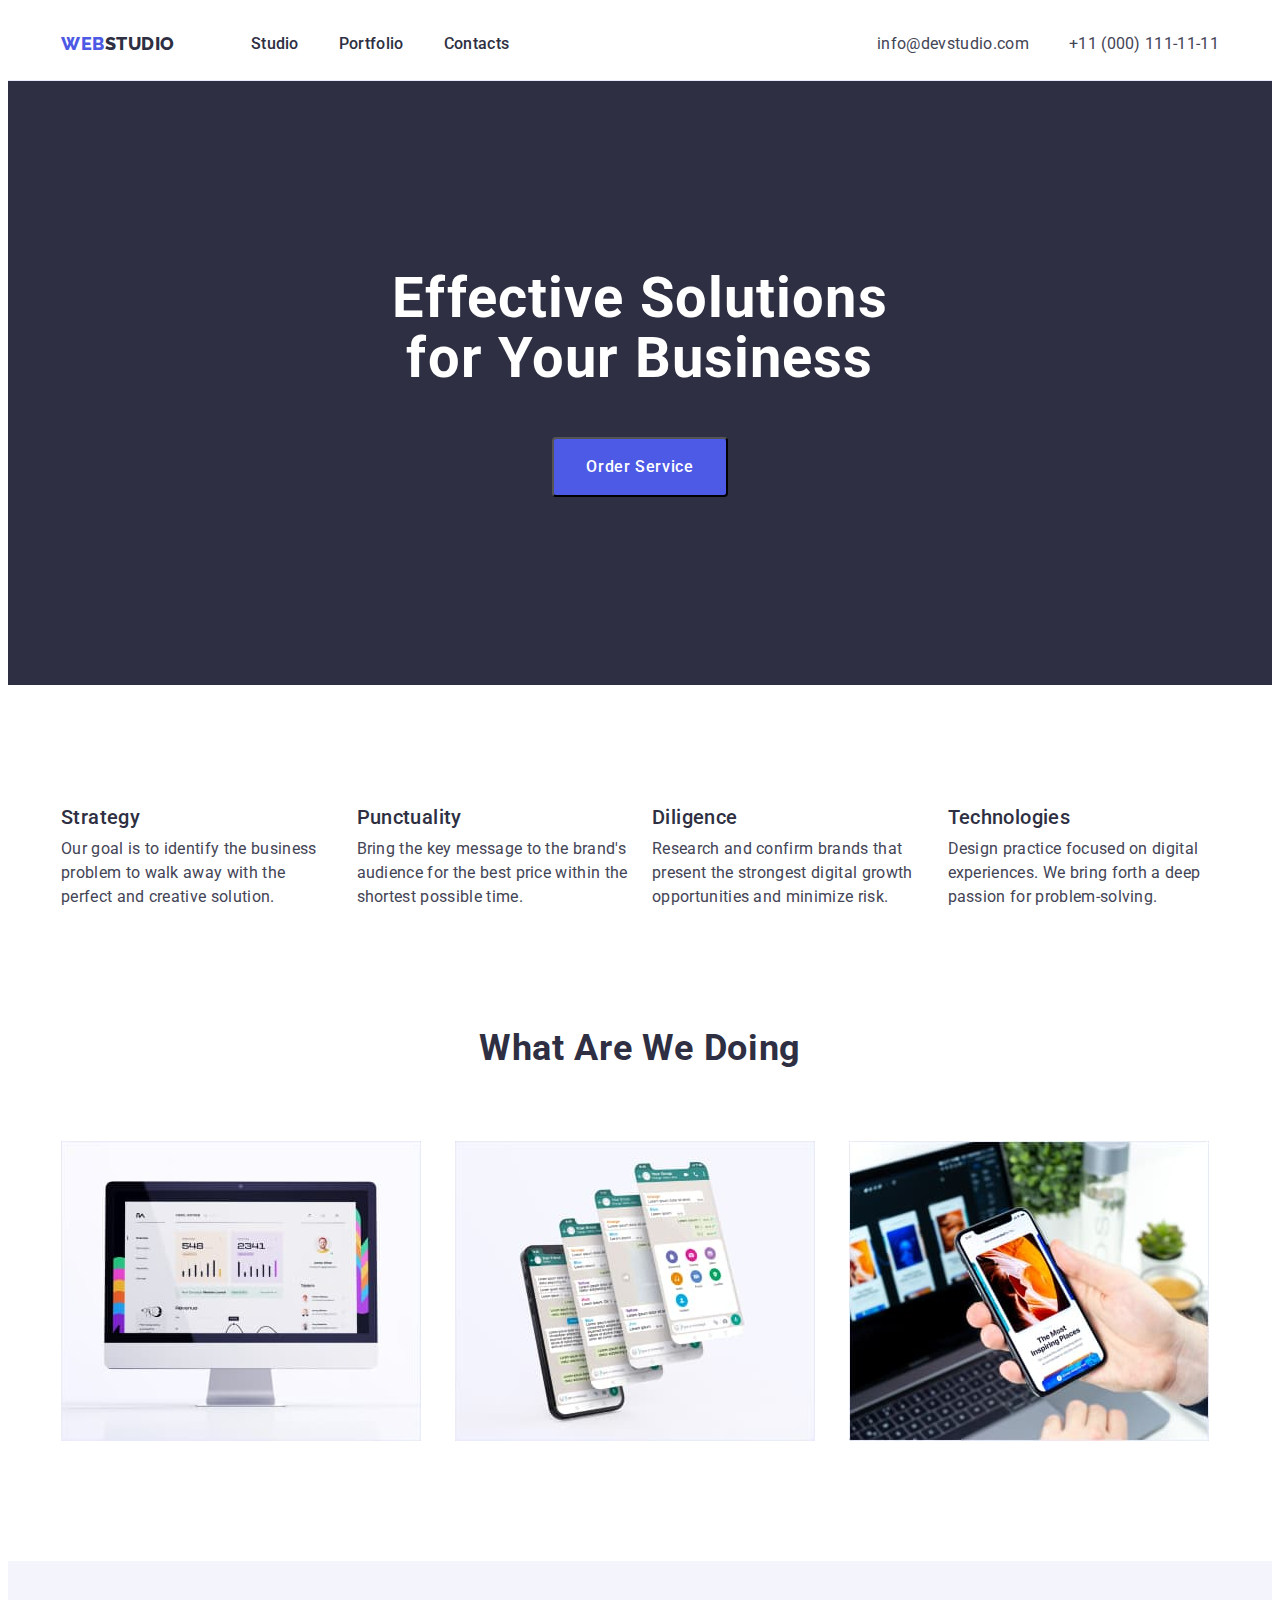
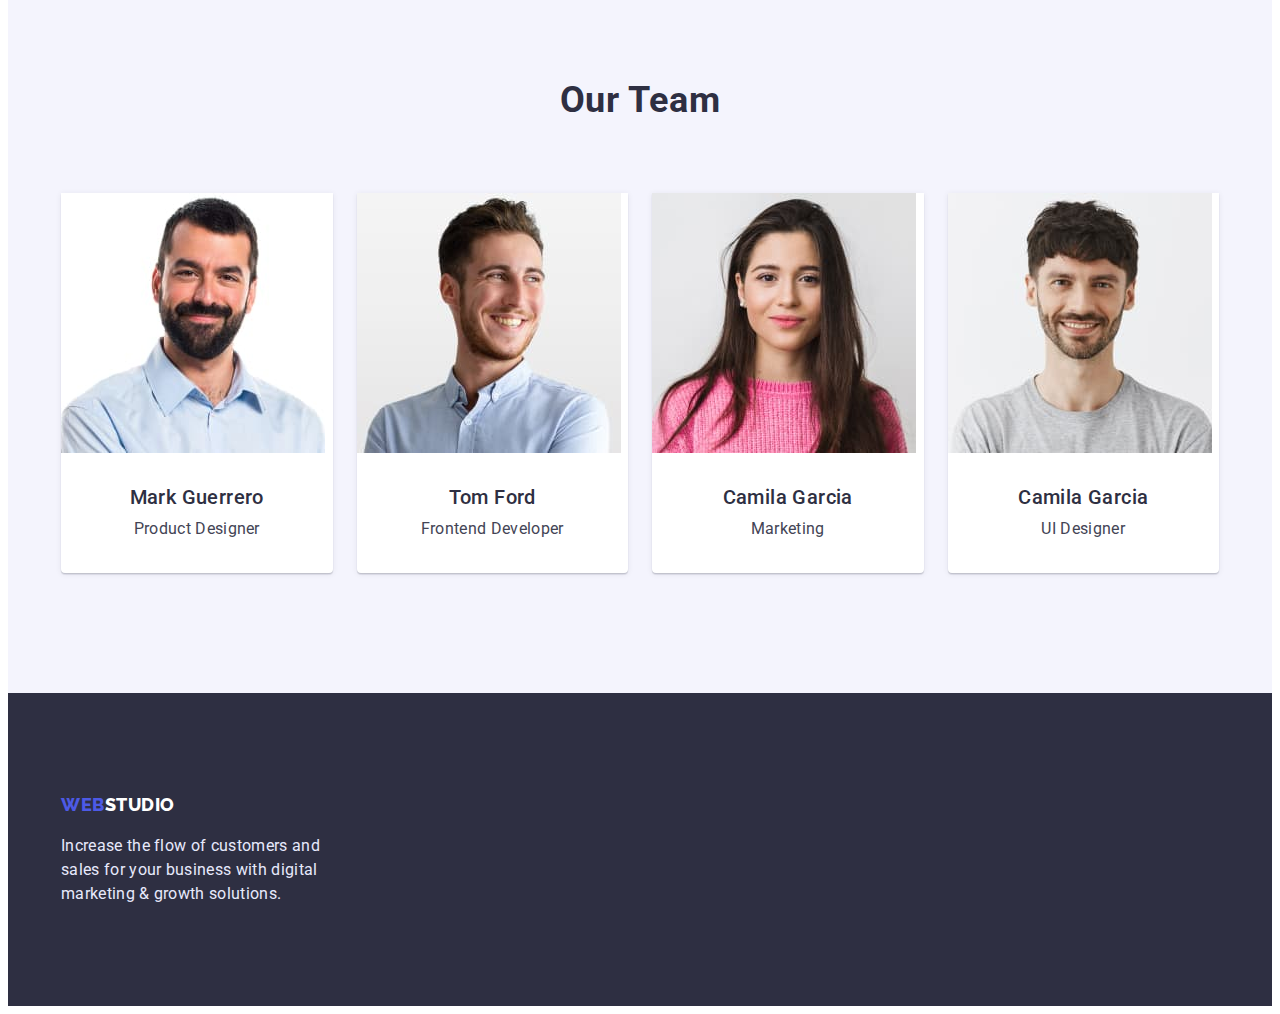
<file: index.html>
<!DOCTYPE html>
<html lang="en">
  <head>
    <meta charset="UTF-8" />
    <meta http-equiv="X-UA-Compatible" content="IE=edge" />
    <meta name="viewport" content="width=device-width, initial-scale=1.0" />
    <title>Studio</title>
    <!-- =============FONTS=============== -->
    <link rel="preconnect" href="https://fonts.googleapis.com" />
    <link rel="preconnect" href="https://fonts.gstatic.com" crossorigin />
    <link
      href="https://fonts.googleapis.com/css2?family=Raleway:wght@800&family=Roboto:wght@400;500;700;900&display=swap"
      rel="stylesheet"
    />
    <!-- =============STYLES=============== -->
    <link
      rel="stylesheet"
      href="https://cdnjs.cloudflare.com/ajax/libs/modern-normalize/1.1.0/modern-normalize.min.css"
      integrity="sha512-wpPYUAdjBVSE4KJnH1VR1HeZfpl1ub8YT/NKx4PuQ5NmX2tKuGu6U/JRp5y+Y8XG2tV+wKQpNHVUX03MfMFn9Q=="
      crossorigin="anonymous"
      referrerpolicy="no-referrer"
    />
    <link rel="stylesheet" href="./css/style.css" />
  </head>
  <body>
    <!-- =============HEADER=============== -->
    <header class="header">
      <div class="container">
        <div class="header-container">
          <nav class="header-nav">
            <a class="link logo" href="./index.html"
              ><span class="logo-primary-clr">Web</span>Studio</a
            >
            <ul class="header-list list">
              <li class="header-item">
                <a class="link header-link" href="./index.html">Studio</a>
              </li>
              <li class="header-item">
                <a class="link header-link" href="./portfolio.html"
                  >Portfolio</a
                >
              </li>
              <li class="header-item">
                <a class="link header-link" href="">Contacts</a>
              </li>
            </ul>
          </nav>
          <address>
            <ul class="header-address-list list">
              <li>
                <a class="link adress-link" href="mailto:info@devstudio.com"
                  >info@devstudio.com</a
                >
              </li>
              <li>
                <a class="link adress-link" href="tel:+110001111111"
                  >+11 (000) 111-11-11</a
                >
              </li>
            </ul>
          </address>
        </div>
      </div>
    </header>
    <main>
      <!-- =============HERO=============== -->
      <section class="hero">
        <div class="container">
          <h1 class="hero-title">Effective Solutions for Your Business</h1>
          <button class="hero-button" type="button">Order Service</button>
        </div>
      </section>
      <!-- =============ADVANTAGES SECTION=============== -->
      <section class="section">
        <div class="container">
          <h2 class="hidden">Our advantages</h2>
          <ul class="advantages-menu list">
            <li class="advantages-item">
              <h3 class="secondary-title">Strategy</h3>
              <p>
                Our goal is to identify the business problem to walk away with
                the perfect and creative solution.
              </p>
            </li>
            <li class="advantages-item">
              <h3 class="secondary-title">Punctuality</h3>
              <p>
                Bring the key message to the brand's audience for the best price
                within the shortest possible time.
              </p>
            </li>
            <li class="advantages-item">
              <h3 class="secondary-title">Diligence</h3>
              <p>
                Research and confirm brands that present the strongest digital
                growth opportunities and minimize risk.
              </p>
            </li>
            <li class="advantages-item">
              <h3 class="secondary-title">Technologies</h3>
              <p>
                Design practice focused on digital experiences. We bring forth a
                deep passion for problem-solving.
              </p>
            </li>
          </ul>
        </div>
      </section>
      <!-- =============PRODUCT SECTION=============== -->
      <section class="section product-section">
        <div class="container">
          <h2 class="primary-title">What are we doing</h2>
          <ul class="product-menu list">
            <li class="product-item">
              <img
                src="./images/monitor.jpg"
                alt="monitor"
                width="360"
                height="300"
              />
            </li>
            <li class="product-item">
              <img
                src="./images/application.jpg"
                alt="application in phone"
                width="360"
                height="300"
              />
            </li>
            <li class="product-item">
              <img
                src="./images/smartphone-in-hand.jpg"
                alt="smartphone in hand"
                width="360"
                height="300"
              />
            </li>
          </ul>
        </div>
      </section>
      <!-- =============TEAM SECTION=============== -->
      <section class="section background">
        <div class="container">
          <h2 class="primary-title">Our Team</h2>
          <ul class="team-menu list">
            <li class="team-item">
              <img
                src="./images/mark-guerrero.jpg"
                alt="Mark Guerrero"
                width="264"
                height="260"
              />
              <div class="team-container">
                <h3 class="secondary-title">Mark Guerrero</h3>
                <p>Product Designer</p>
              </div>
            </li>
            <li class="team-item">
              <img
                src="./images/tom-ford.jpg"
                alt="Tom Ford"
                width="264"
                height="260"
              />
              <div class="team-container">
                <h3 class="secondary-title">Tom Ford</h3>
                <p>Frontend Developer</p>
              </div>
            </li>
            <li class="team-item">
              <img
                src="./images/camila-garcia.jpg"
                alt="Camila Garcia"
                width="264"
                height="260"
              />
              <div class="team-container">
                <h3 class="secondary-title">Camila Garcia</h3>
                <p>Marketing</p>
              </div>
            </li>
            <li class="team-item">
              <img
                src="./images/daniel-wilson.jpg"
                alt="Daniel Wilson"
                width="264"
                height="260"
              />
              <div class="team-container">
                <h3 class="secondary-title">Camila Garcia</h3>
                <p>UI Designer</p>
              </div>
            </li>
          </ul>
        </div>
      </section>
    </main>
    <!-- =============FOOTER=============== -->
    <footer class="footer">
      <div class="container">
        <a class="link logo" href="./index.html"
          ><span class="logo-primary-clr">Web</span
          ><span class="logo-secondary-clr">Studio</span></a
        >
        <p class="footer-text">
          Increase the flow of customers and sales for your business with
          digital marketing & growth solutions.
        </p>
      </div>
    </footer>
  </body>
</html>
</file>
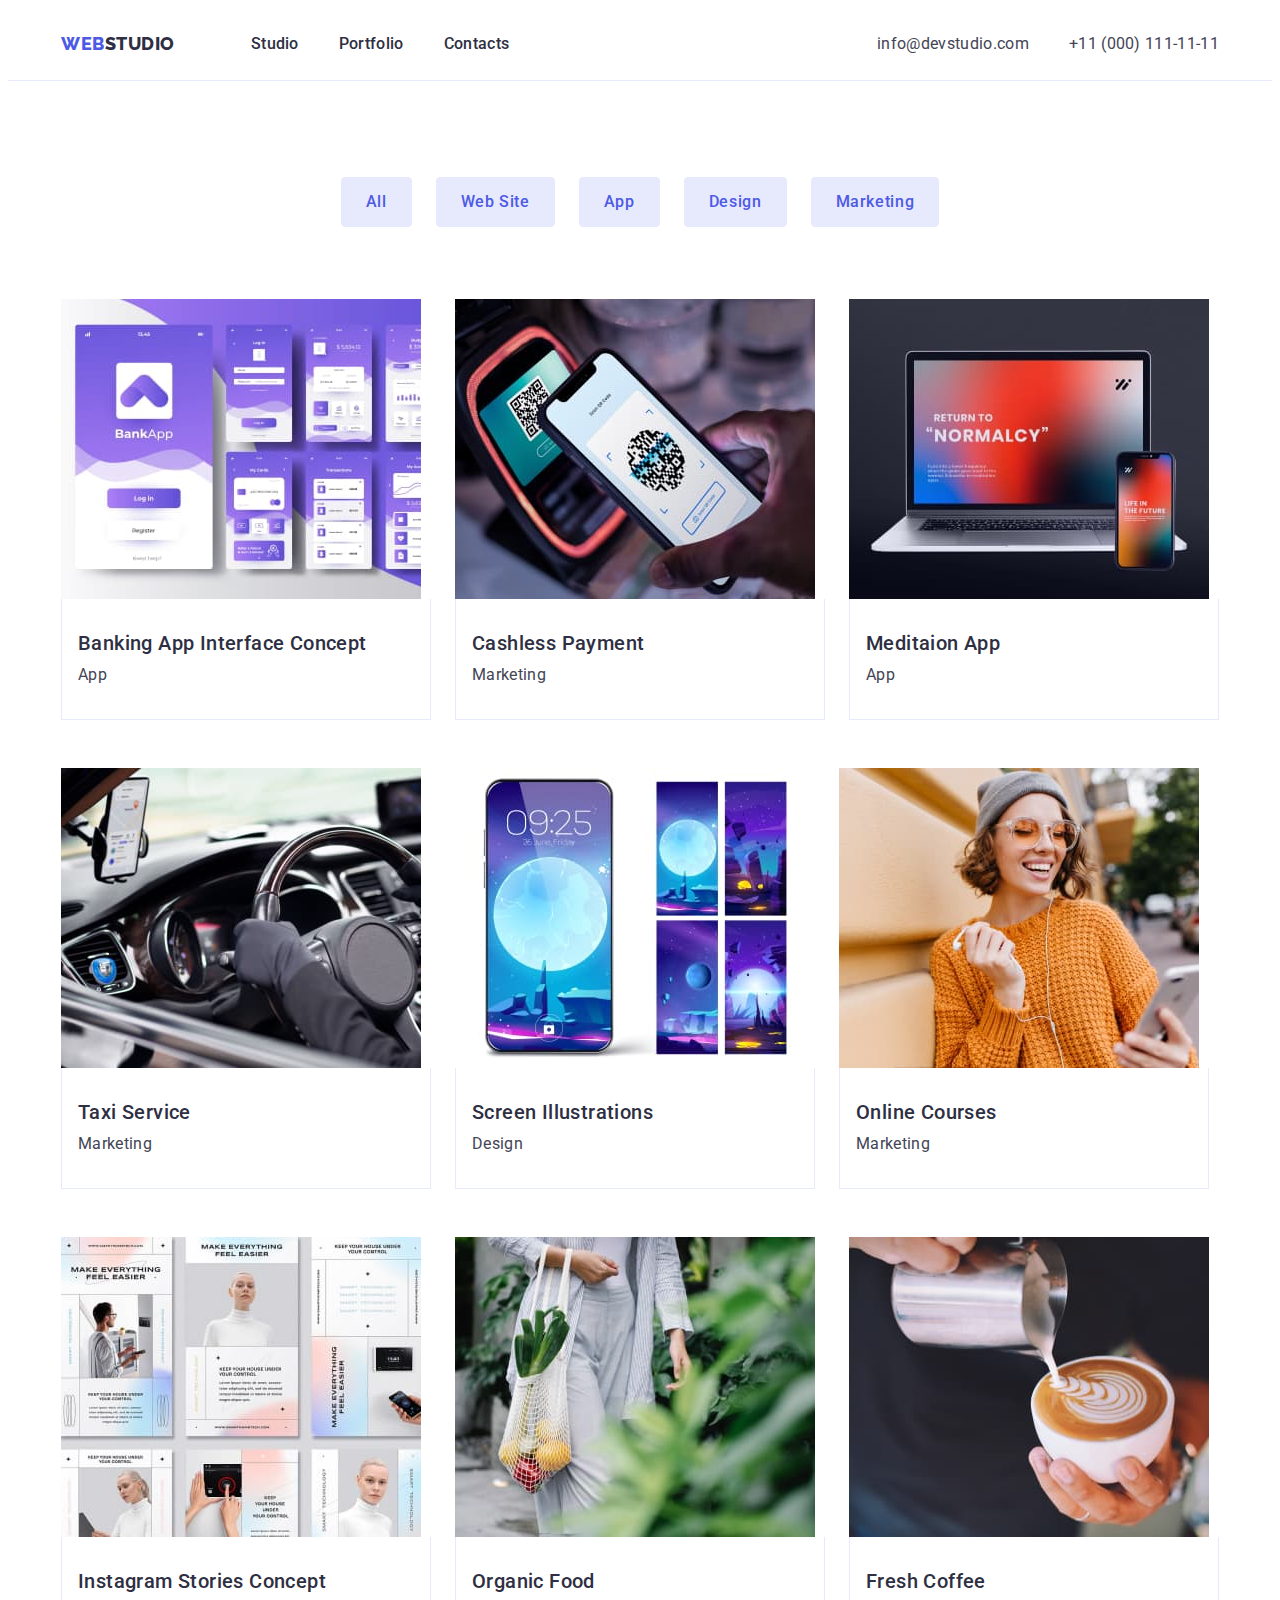
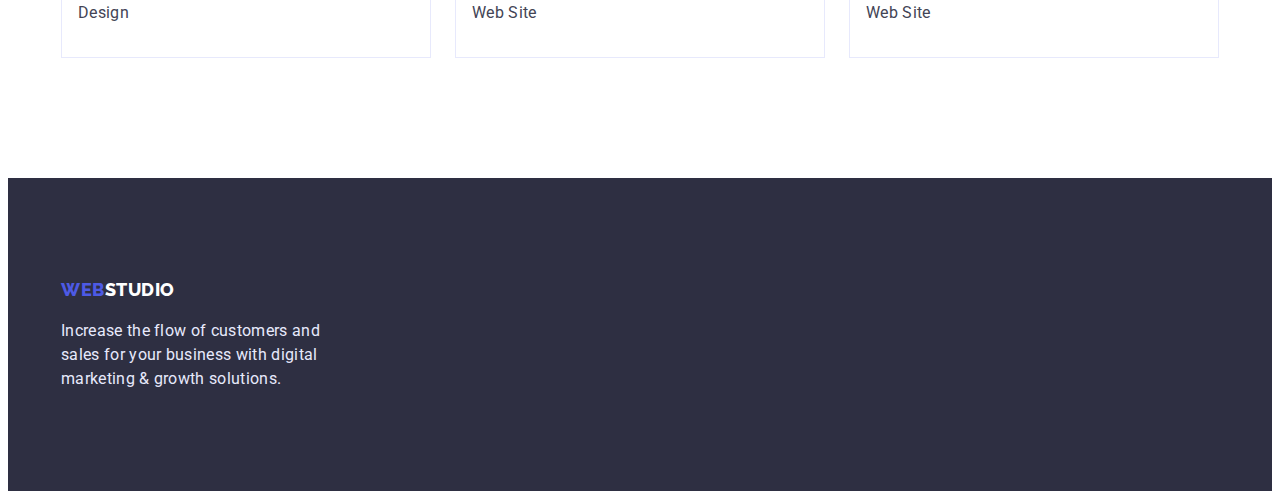
<file: portfolio.html>
<!DOCTYPE html>
<html lang="en">
  <head>
    <meta charset="UTF-8" />
    <meta http-equiv="X-UA-Compatible" content="IE=edge" />
    <meta name="viewport" content="width=device-width, initial-scale=1.0" />
    <title>Portfolio</title>
    <link rel="preconnect" href="https://fonts.googleapis.com" />
    <link rel="preconnect" href="https://fonts.gstatic.com" crossorigin />
    <link
      href="https://fonts.googleapis.com/css2?family=Raleway:wght@800&family=Roboto:wght@400;500;700;900&display=swap"
      rel="stylesheet"
    />
    <!-- =============STYLES=============== -->
    <link
      rel="stylesheet"
      href="https://cdnjs.cloudflare.com/ajax/libs/modern-normalize/1.1.0/modern-normalize.min.css"
      integrity="sha512-wpPYUAdjBVSE4KJnH1VR1HeZfpl1ub8YT/NKx4PuQ5NmX2tKuGu6U/JRp5y+Y8XG2tV+wKQpNHVUX03MfMFn9Q=="
      crossorigin="anonymous"
      referrerpolicy="no-referrer"
    />
    <link rel="stylesheet" href="./css/style.css" />
  </head>
  <body>
    <!-- =============HEADER=============== -->
    <header class="header">
      <div class="container">
        <div class="header-container">
          <nav class="header-nav">
            <a class="link logo" href="./index.html"
              ><span class="logo-primary-clr">Web</span>Studio</a
            >
            <ul class="header-list list">
              <li class="header-item">
                <a class="link header-link" href="./index.html">Studio</a>
              </li>
              <li class="header-item">
                <a class="link header-link" href="./portfolio.html"
                  >Portfolio</a
                >
              </li>
              <li class="header-item">
                <a class="link header-link" href="">Contacts</a>
              </li>
            </ul>
          </nav>
          <address>
            <ul class="header-address-list list">
              <li>
                <a class="link adress-link" href="mailto:info@devstudio.com"
                  >info@devstudio.com</a
                >
              </li>
              <li>
                <a class="link adress-link" href="tel:+110001111111"
                  >+11 (000) 111-11-11</a
                >
              </li>
            </ul>
          </address>
        </div>
      </div>
    </header>
    <main>
      <!-- ============= SECTION=============== -->
      <section class="section portfolio-section">
        <div class="container">
          <h1 class="hidden">Portfolio-list</h1>
          <ul class="filter-list list">
            <li class="filter-item">
              <button class="secondary-button" type="button">All</button>
            </li>
            <li>
              <button class="secondary-button" type="button">Web Site</button>
            </li>
            <li class="filter-item">
              <button class="secondary-button" type="button">App</button>
            </li>
            <li class="filter-item">
              <button class="secondary-button" type="button">Design</button>
            </li>
            <li class="filter-item">
              <button class="secondary-button" type="button">Marketing</button>
            </li>
          </ul>
          <ul class="cards-list list">
            <li class="cards-item">
              <img
                src="./images/portfolio-images/bank-app.jpg"
                alt="banking app interface"
                width="360"
                height="300"
              />
              <div class="cards-container">
                <h2 class="secondary-title">Banking App Interface Concept</h2>
                <p>App</p>
              </div>
            </li>
            <li class="cards-item">
              <img
                src="./images/portfolio-images/payment.jpg"
                alt="payment process"
                width="360"
                height="300"
              />
              <div class="cards-container">
                <h2 class="secondary-title">Cashless Payment</h2>
                <p>Marketing</p>
              </div>
            </li>
            <li class="cards-item">
              <img
                src="./images/portfolio-images/meditation-app.jpg"
                alt="meditation app in laptop"
                width="360"
                height="300"
              />
              <div class="cards-container">
                <h2 class="secondary-title">Meditaion App</h2>
                <p>App</p>
              </div>
            </li>
            <li class="cards-item">
              <img
                src="./images/portfolio-images/taxi.jpg"
                alt="taxi car"
                width="360"
                height="300"
              />
              <div class="cards-container">
                <h2 class="secondary-title">Taxi Service</h2>
                <p>Marketing</p>
              </div>
            </li>
            <li>
              <img
                src="./images/portfolio-images/screen-illustration.jpg"
                alt="screen illustrations"
                width="360"
                height="300"
              />
              <div class="cards-container">
                <h2 class="secondary-title">Screen Illustrations</h2>
                <p>Design</p>
              </div>
            </li>
            <li class="cards-item">
              <img
                src="./images/portfolio-images/woman-and-smartphone.jpg"
                alt="woman with smartphone"
                width="360"
                height="300"
              />
              <div class="cards-container">
                <h2 class="secondary-title">Online Courses</h2>
                <p>Marketing</p>
              </div>
            </li>
            <li class="cards-item">
              <img
                src="./images/portfolio-images/instagram-stories.jpg"
                alt="instagram stories"
                width="360"
                height="300"
              />
              <div class="cards-container">
                <h2 class="secondary-title">Instagram Stories Concept</h2>
                <p>Design</p>
              </div>
            </li>
            <li class="cards-item">
              <img
                src="./images/portfolio-images/organic-food.jpg"
                alt="organic food in bag"
                width="360"
                height="300"
              />
              <div class="cards-container">
                <h2 class="secondary-title">Organic Food</h2>
                <p>Web Site</p>
              </div>
            </li>
            <li class="cards-item">
              <img
                src="./images/portfolio-images/coffee.jpg"
                alt="cup with coffee"
                width="360"
                height="300"
              />
              <div class="cards-container">
                <h2 class="secondary-title">Fresh Coffee</h2>
                <p>Web Site</p>
              </div>
            </li>
          </ul>
        </div>
      </section>
    </main>
    <!-- =============FOOTER=============== -->
    <footer class="footer">
      <div class="container">
        <a class="link logo" href="./index.html"
          ><span class="logo-primary-clr">Web</span
          ><span class="logo-secondary-clr">Studio</span></a
        >
        <p class="footer-text">
          Increase the flow of customers and sales for your business with
          digital marketing & growth solutions.
        </p>
      </div>
    </footer>
  </body>
</html>
</file>
<file: css/style.css>
/* variables, drops, inherites */
:root {
  --primary-font: 'Roboto', sans-serif;
  --secondary-font: 'Raleway', sans-serif;
  --primary-brand-color: #4d5ae5;
  --pressed-state-color: #404bbf;
  --dark-heads-color: #2e2f42;
  --body-text-color: #434455;
  --accent-color: #e7e9fc;
  --light-color: #f4f4fd;
  --primary-bck-color: #ffffff;
}

body {
  color: var(--body-text-color);
  background-color: var(--primary-bck-color);
  font-family: var(--primary-font);
  font-size: 16px;
  line-height: 1.5;
  letter-spacing: 0.02em;
}

h1,
h2,
h3,
h4,
h5,
h6,
p {
  margin-top: 0;
  margin-bottom: 0;
}

ul,
ol {
  margin-top: 0;
  margin-bottom: 0;
  padding-left: 0;
}

img {
  display: block;
  max-width: 100%;
  height: auto;
}

.hidden {
  position: absolute;
  white-space: nowrap;
  width: 1px;
  height: 1px;
  overflow: hidden;
  border: 0;
  padding: 0;
  clip: rect(0 0 0 0);
  clip-path: inset(100%);
  margin: -1px;
}

.link {
  text-decoration: none;
}

.list {
  list-style: none;
}

/* Components */

.container {
  max-width: 1158px;
  margin: 0 auto;
  padding: 0 15px;
}

.logo {
  color: var(--dark-heads-color);
  font-family: var(--secondary-font);
  font-weight: 800;
  font-size: 18px;
  line-height: 1.33;
  letter-spacing: 0.03em;
  text-transform: uppercase;
}
.logo-primary-clr {
  color: var(--primary-brand-color);
}

.logo-secondary-clr {
  color: var(--primary-bck-color);
}

.primary-title {
  margin-bottom: 72px;
  color: var(--dark-heads-color);
  font-family: var(--primary-font);
  font-size: 36px;
  line-height: 1.11;
  text-align: center;
  letter-spacing: 0.02em;
  text-transform: capitalize;
}

.secondary-title {
  margin-bottom: 8px;
  color: var(--dark-heads-color);
  font-family: var(--primary-font);
  font-weight: 500;
  font-size: 20px;
  line-height: 1.2;
  letter-spacing: 0.02em;
}

.background {
  background-color: var(--light-color);
}

.secondary-button {
  padding: 12px 24px;
  border: 1px solid var(--accent-color);
  border-radius: 4px;
  color: var(--primary-brand-color);
  background-color: var(--accent-color);
  font-family: var(--primary-font);
  font-weight: 500;
  font-size: 16px;
  line-height: 1.5;
  letter-spacing: 0.04em;
  cursor: pointer;
}

.secondary-button:hover,
.secondary-button:focus {
  background-color: var(--pressed-state-color);
  color: var(--primary-bck-color);
}

.section {
  padding-top: 120px;
  padding-bottom: 120px;
}

/* Header */

.header {
  border-bottom: 1px solid var(--accent-color);
}

.header-container {
  display: flex;
  align-items: center;
}

.header-nav {
  display: flex;
  align-items: center;
  flex-grow: 1;
  gap: 76px;
}

.header-list {
  display: flex;
  gap: 40px;
}

.header-address-list {
  display: flex;
  gap: 40px;
}

.header-link {
  display: block;
  padding: 24px 0;
  color: var(--dark-heads-color);
  font-weight: 500;
  padding: 24px 0;
}

.header-link:hover,
.header-link:focus {
  color: var(--pressed-state-color);
}

.adress-link {
  color: var(--body-text-color);
  font-style: normal;
}

.adress-link:hover,
.adress-link:focus {
  color: var(--pressed-state-color);
}

/* Hero */

.hero {
  padding-top: 188px;
  padding-bottom: 188px;
  background-color: var(--dark-heads-color);
  text-align: center;
}

.hero-title {
  margin-bottom: 48px;
  margin-left: auto;
  margin-right: auto;
  max-width: 496px;
  color: var(--primary-bck-color);
  font-family: var(--primary-font);
  font-size: 56px;
  line-height: 1.07;
  letter-spacing: 0.02em;
}

.hero-button {
  padding: 16px 32px;
  border-radius: 4px;
  background-color: var(--primary-brand-color);
  color: var(--primary-bck-color);
  font-family: var(--primary-font);
  font-weight: 500;
  font-size: 16px;
  line-height: 1.5;
  letter-spacing: 0.04em;
  cursor: pointer;
}

.hero-button:hover,
.hero-button:focus {
  background-color: var(--pressed-state-color);
  color: var(--primary-bck-color);
}

/* adventages section */

.advantages-menu {
  display: flex;
  gap: 24px;
}

.advantages-item {
  flex-basis: calc((100% - 72px) / 4);
}

/* product section */

.product-section {
  padding-top: 0;
}

.product-menu {
  display: flex;
  gap: 24px;
}

.product-item {
  flex-basis: calc((100% - 48px) / 3);
}

/* team section */

.team-menu {
  display: flex;
  gap: 24px;
}

.team-item {
  background-color: var(--primary-bck-color);
  text-align: center;
  flex-basis: calc((100% - 24px) / 4);
  border-radius: 0px 0px 4px 4px;
  box-shadow: 0px 1px 6px rgba(46, 47, 66, 0.08),
    0px 1px 1px rgba(46, 47, 66, 0.16), 0px 2px 1px rgba(46, 47, 66, 0.08);
}

.team-container {
  padding: 32px 16px;
}

/* portfolio page */

/* portfolio section */

.portfolio-section {
  padding-top: 96px;
}

.filter-list {
  display: flex;
  justify-content: center;
  gap: 24px;
  margin-bottom: 72px;
}

.cards-list {
  display: flex;
  flex-wrap: wrap;
  row-gap: 48px;
  column-gap: 24px;
}

.cards-item {
  flex-basis: calc((100% - 48px) / 3);
}

.cards-container {
  padding-top: 32px;
  padding-bottom: 32px;
  padding-left: 16px;
  border-right: 1px solid var(--accent-color);
  border-bottom: 1px solid var(--accent-color);
  border-left: 1px solid var(--accent-color);
}

/* Footer */

.footer {
  padding-top: 100px;
  padding-bottom: 100px;
  background-color: var(--dark-heads-color);
}

.footer-text {
  max-width: 264px;
  margin-top: 16px;
  color: var(--accent-color);
}
</file>
